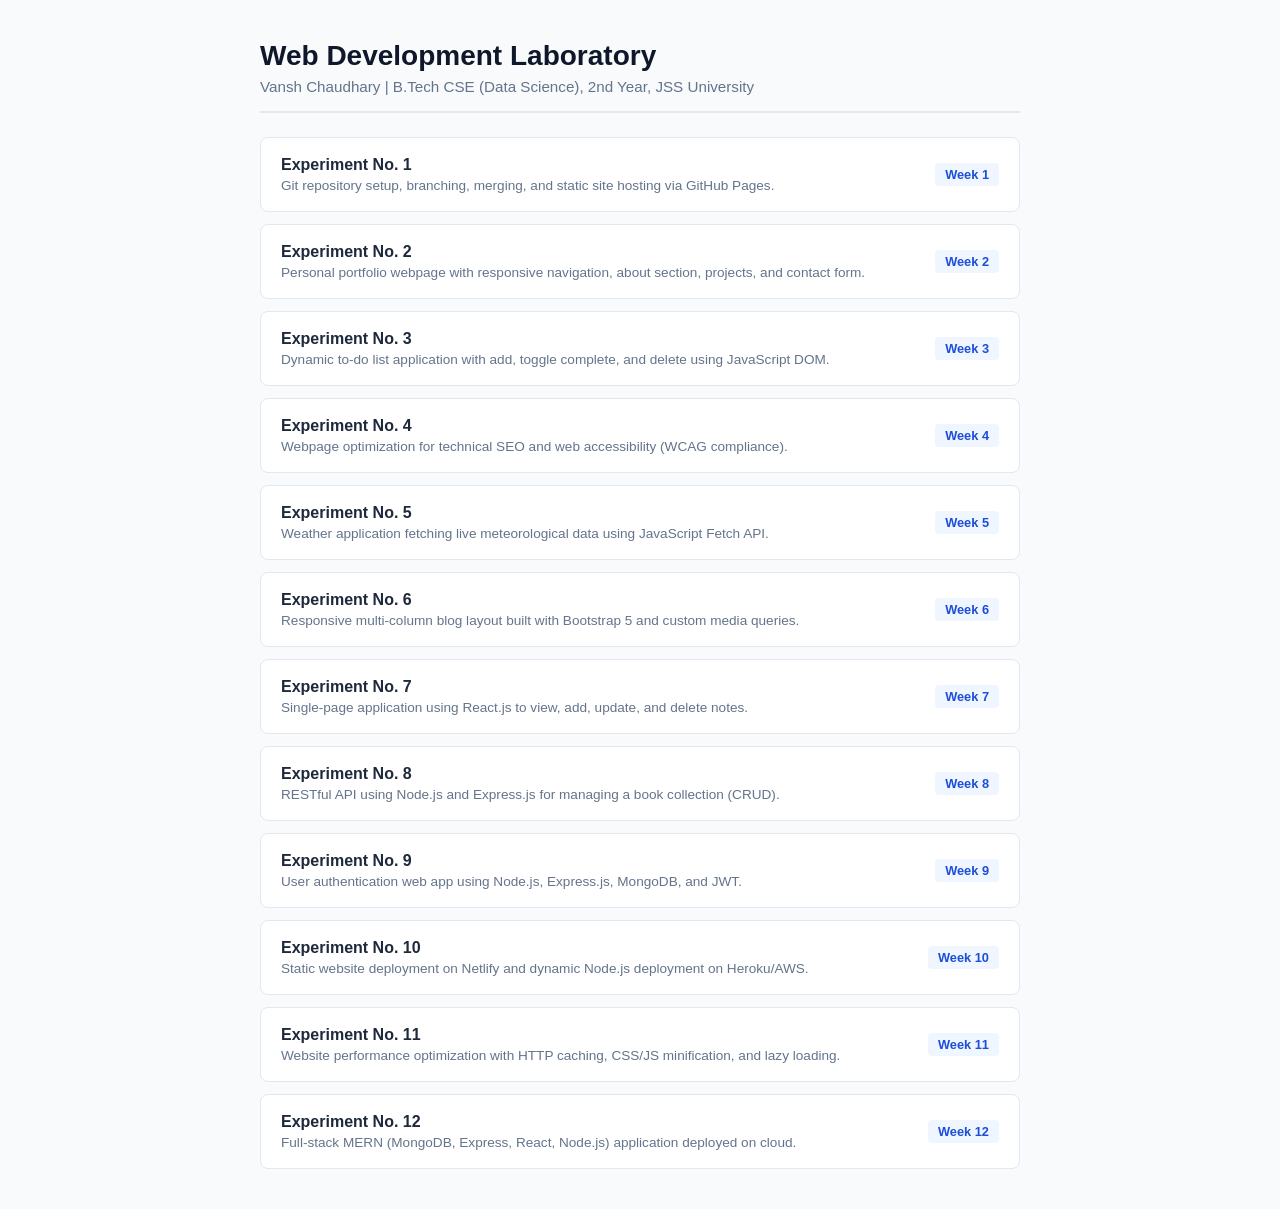
<file: index.html>
<!DOCTYPE html>
<html lang="en">
<head>
  <meta charset="UTF-8">
  <meta name="viewport" content="width=device-width, initial-scale=1.0">
  <title>Web Development Lab | Vansh Chaudhary</title>
  <style>
    body { font-family: -apple-system, BlinkMacSystemFont, "Segoe UI", Roboto, sans-serif; background: #f8fafc; color: #1e293b; margin: 0; padding: 40px 20px; }
    .container { max-width: 760px; margin: auto; }
    header { border-bottom: 2px solid #e2e8f0; padding-bottom: 16px; margin-bottom: 24px; }
    h1 { font-size: 1.75rem; margin: 0 0 6px 0; color: #0f172a; }
    .student-info { color: #64748b; font-size: 0.95rem; }
    .grid { display: flex; flex-direction: column; gap: 12px; }
    .card { background: #ffffff; border: 1px solid #e2e8f0; border-radius: 8px; padding: 18px 20px; display: flex; justify-content: space-between; align-items: center; text-decoration: none; color: inherit; }
    .card:hover { border-color: #2563eb; background: #fbfdff; }
    .exp-title { font-weight: 600; font-size: 1rem; color: #1e293b; }
    .exp-desc { font-size: 0.85rem; color: #64748b; margin-top: 4px; }
    .badge { font-size: 0.8rem; background: #eff6ff; color: #1d4ed8; padding: 4px 10px; border-radius: 4px; font-weight: 600; white-space: nowrap; }
  </style>
</head>
<body>
  <div class="container">
    <header>
      <h1>Web Development Laboratory</h1>
      <div class="student-info">Vansh Chaudhary | B.Tech CSE (Data Science), 2nd Year, JSS University</div>
    </header>
    <div class="grid">
      <a class="card" href="Experiment-1/index.html"><div><div class="exp-title">Experiment No. 1</div><div class="exp-desc">Git repository setup, branching, merging, and static site hosting via GitHub Pages.</div></div><span class="badge">Week 1</span></a>
      <a class="card" href="Experiment-2/index.html"><div><div class="exp-title">Experiment No. 2</div><div class="exp-desc">Personal portfolio webpage with responsive navigation, about section, projects, and contact form.</div></div><span class="badge">Week 2</span></a>
      <a class="card" href="Experiment-3/todo.html"><div><div class="exp-title">Experiment No. 3</div><div class="exp-desc">Dynamic to-do list application with add, toggle complete, and delete using JavaScript DOM.</div></div><span class="badge">Week 3</span></a>
      <a class="card" href="Experiment-4/optimized.html"><div><div class="exp-title">Experiment No. 4</div><div class="exp-desc">Webpage optimization for technical SEO and web accessibility (WCAG compliance).</div></div><span class="badge">Week 4</span></a>
      <a class="card" href="Experiment-5/weather.html"><div><div class="exp-title">Experiment No. 5</div><div class="exp-desc">Weather application fetching live meteorological data using JavaScript Fetch API.</div></div><span class="badge">Week 5</span></a>
      <a class="card" href="Experiment-6/blog.html"><div><div class="exp-title">Experiment No. 6</div><div class="exp-desc">Responsive multi-column blog layout built with Bootstrap 5 and custom media queries.</div></div><span class="badge">Week 6</span></a>
       <a class="card" href="Experiment-7/index.html"><div><div class="exp-title">Experiment No. 7</div><div class="exp-desc">Single-page application using React.js to view, add, update, and delete notes.</div></div><span class="badge">Week 7</span></a>
      <a class="card" href="Experiment-8/index.html"><div><div class="exp-title">Experiment No. 8</div><div class="exp-desc">RESTful API using Node.js and Express.js for managing a book collection (CRUD).</div></div><span class="badge">Week 8</span></a>
      <a class="card" href="Experiment-9/index.html"><div><div class="exp-title">Experiment No. 9</div><div class="exp-desc">User authentication web app using Node.js, Express.js, MongoDB, and JWT.</div></div><span class="badge">Week 9</span></a>
      <a class="card" href="Experiment-10/index.html"><div><div class="exp-title">Experiment No. 10</div><div class="exp-desc">Static website deployment on Netlify and dynamic Node.js deployment on Heroku/AWS.</div></div><span class="badge">Week 10</span></a>
      <a class="card" href="Experiment-11/index.html"><div><div class="exp-title">Experiment No. 11</div><div class="exp-desc">Website performance optimization with HTTP caching, CSS/JS minification, and lazy loading.</div></div><span class="badge">Week 11</span></a>
      <a class="card" href="Experiment-12/index.html"><div><div class="exp-title">Experiment No. 12</div><div class="exp-desc">Full-stack MERN (MongoDB, Express, React, Node.js) application deployed on cloud.</div></div><span class="badge">Week 12</span></a>
    </div>
  </div>
</body>
</html>
</file>
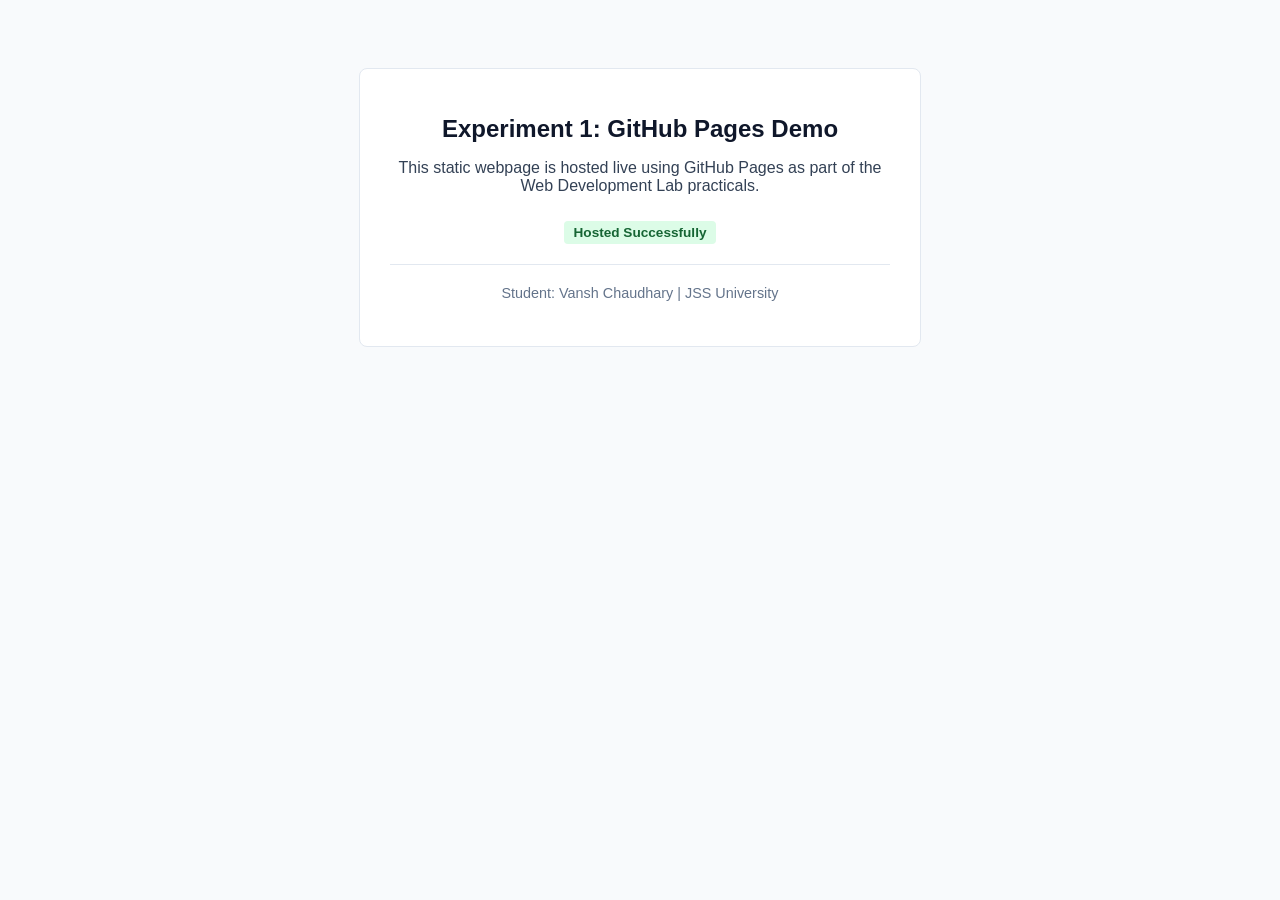
<file: Experiment-1/index.html>
<!DOCTYPE html>
<html lang="en">
<head>
  <meta charset="UTF-8">
  <meta name="viewport" content="width=device-width, initial-scale=1.0">
  <title>Experiment 1 - Static Site</title>
  <style>
    body { font-family: sans-serif; background: #f8fafc; color: #334155; padding: 60px 20px; text-align: center; }
    .box { background: white; max-width: 500px; margin: auto; padding: 30px; border-radius: 8px; border: 1px solid #e2e8f0; }
    h1 { color: #0f172a; font-size: 1.5rem; }
    .tag { display: inline-block; background: #dcfce7; color: #166534; padding: 4px 10px; border-radius: 4px; font-weight: 600; font-size: 0.85rem; margin-top: 10px; }
  </style>
</head>
<body>
  <div class="box">
    <h1>Experiment 1: GitHub Pages Demo</h1>
    <p>This static webpage is hosted live using GitHub Pages as part of the Web Development Lab practicals.</p>
    <div class="tag">Hosted Successfully</div>
    <hr style="margin: 20px 0; border: none; border-top: 1px solid #e2e8f0;">
    <p style="font-size: 0.9rem; color: #64748b;">Student: Vansh Chaudhary | JSS University</p>
  </div>
</body>
</html>
</file>
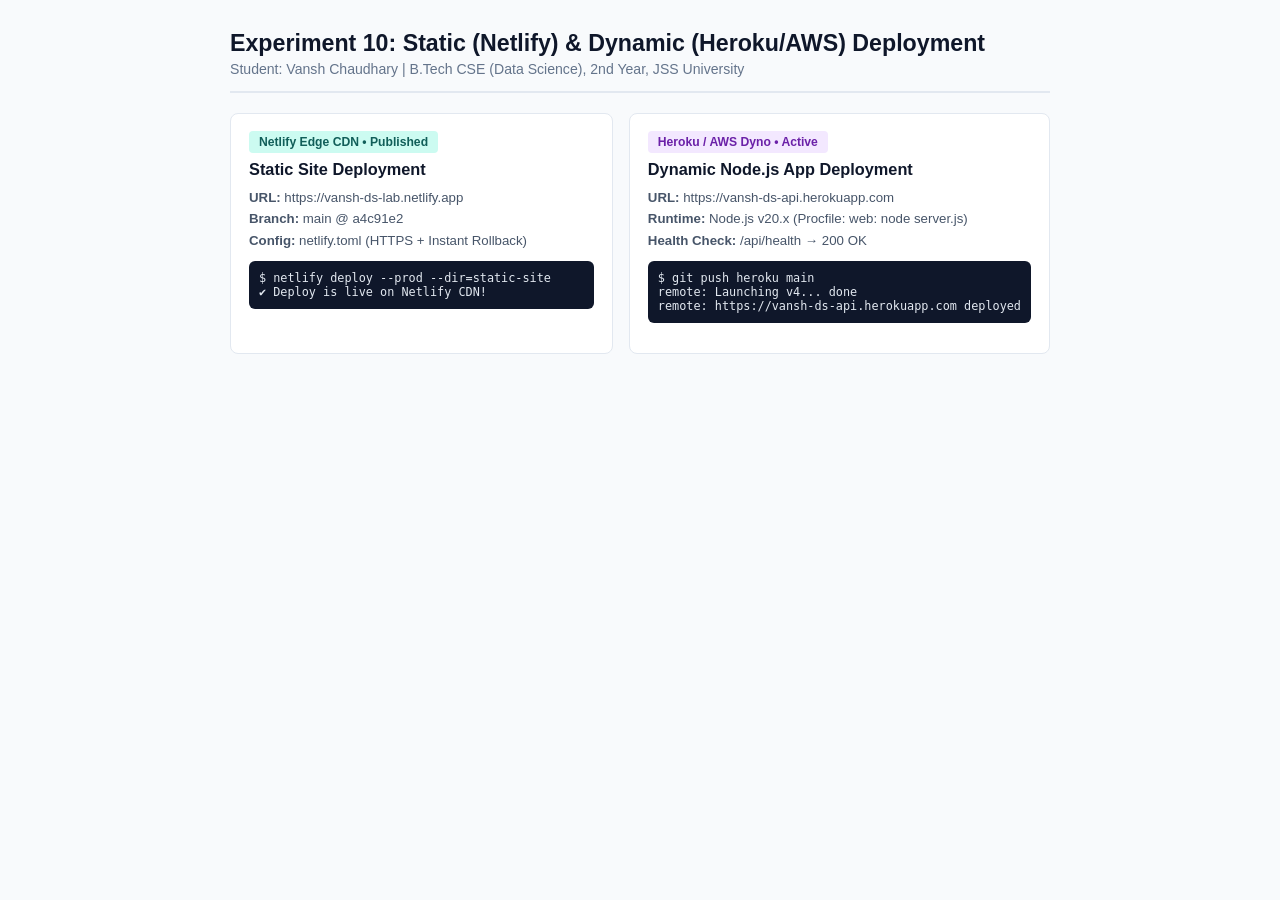
<file: Experiment-10/index.html>
<!DOCTYPE html>
<html lang="en">
<head>
  <meta charset="UTF-8">
  <meta name="viewport" content="width=device-width, initial-scale=1.0">
  <title>Experiment 10 - Netlify & Heroku/AWS Cloud Deployment</title>
  <style>
    body { font-family: -apple-system, BlinkMacSystemFont, "Segoe UI", sans-serif; background: #f8fafc; color: #1e293b; margin: 0; padding: 30px 20px; }
    .container { max-width: 820px; margin: auto; }
    header { display: flex; justify-content: space-between; align-items: center; border-bottom: 2px solid #e2e8f0; padding-bottom: 14px; margin-bottom: 20px; }
    h1 { font-size: 1.45rem; margin: 0; color: #0f172a; }
    .sub { font-size: 0.88rem; color: #64748b; margin-top: 4px; }
    .grid { display: grid; grid-template-columns: 1fr 1fr; gap: 16px; }
    .card { background: white; border: 1px solid #e2e8f0; border-radius: 8px; padding: 18px; }
    .badge-net { background: #ccfbf1; color: #115e59; padding: 4px 10px; border-radius: 4px; font-weight: 600; font-size: 0.76rem; }
    .badge-her { background: #f3e8ff; color: #6b21a8; padding: 4px 10px; border-radius: 4px; font-weight: 600; font-size: 0.76rem; }
    .card h3 { margin: 10px 0 8px 0; font-size: 1.02rem; color: #0f172a; }
    .meta { font-size: 0.83rem; color: #475569; line-height: 1.6; }
    pre { background: #0f172a; color: #e2e8f0; padding: 10px; border-radius: 6px; font-size: 0.74rem; margin-top: 10px; }
  </style>
</head>
<body>
  <div class="container">
    <header>
      <div>
        <h1>Experiment 10: Static (Netlify) & Dynamic (Heroku/AWS) Deployment</h1>
        <div class="sub">Student: Vansh Chaudhary | B.Tech CSE (Data Science), 2nd Year, JSS University</div>
      </div>
    </header>
    <div class="grid">
      <div class="card">
        <span class="badge-net">Netlify Edge CDN • Published</span>
        <h3>Static Site Deployment</h3>
        <div class="meta">
          <strong>URL:</strong> https://vansh-ds-lab.netlify.app<br>
          <strong>Branch:</strong> main @ a4c91e2<br>
          <strong>Config:</strong> netlify.toml (HTTPS + Instant Rollback)
        </div>
        <pre>$ netlify deploy --prod --dir=static-site
✔ Deploy is live on Netlify CDN!</pre>
      </div>
      <div class="card">
        <span class="badge-her">Heroku / AWS Dyno • Active</span>
        <h3>Dynamic Node.js App Deployment</h3>
        <div class="meta">
          <strong>URL:</strong> https://vansh-ds-api.herokuapp.com<br>
          <strong>Runtime:</strong> Node.js v20.x (Procfile: web: node server.js)<br>
          <strong>Health Check:</strong> /api/health → 200 OK
        </div>
        <pre>$ git push heroku main
remote: Launching v4... done
remote: https://vansh-ds-api.herokuapp.com deployed</pre>
      </div>
    </div>
  </div>
</body>
</html>
</file>
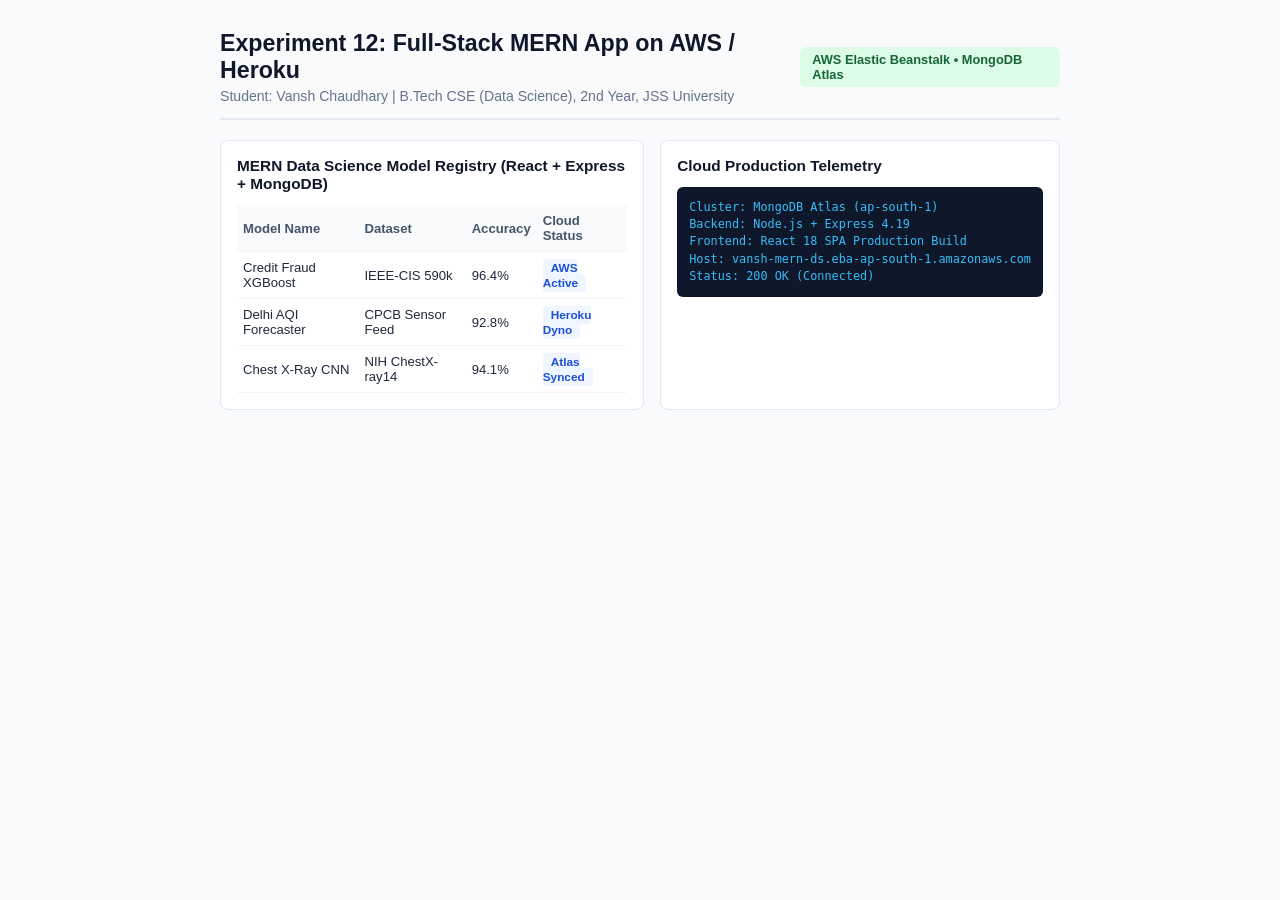
<file: Experiment-12/index.html>
<!DOCTYPE html>
<html lang="en">
<head>
  <meta charset="UTF-8">
  <meta name="viewport" content="width=device-width, initial-scale=1.0">
  <title>Experiment 12 - Full-Stack MERN Cloud Application</title>
  <style>
    body { font-family: -apple-system, BlinkMacSystemFont, "Segoe UI", sans-serif; background: #f8fafc; color: #1e293b; margin: 0; padding: 30px 20px; }
    .container { max-width: 840px; margin: auto; }
    header { display: flex; justify-content: space-between; align-items: center; border-bottom: 2px solid #e2e8f0; padding-bottom: 14px; margin-bottom: 20px; }
    h1 { font-size: 1.45rem; margin: 0; color: #0f172a; }
    .sub { font-size: 0.88rem; color: #64748b; margin-top: 4px; }
    .badge-cloud { background: #dcfce7; color: #166534; padding: 5px 12px; border-radius: 6px; font-weight: 600; font-size: 0.8rem; }
    .grid { display: grid; grid-template-columns: 1.45fr 1fr; gap: 16px; }
    .card { background: white; border: 1px solid #e2e8f0; border-radius: 8px; padding: 16px; }
    .card h3 { margin: 0 0 12px 0; font-size: 0.96rem; color: #0f172a; }
    table { width: 100%; border-collapse: collapse; font-size: 0.82rem; }
    th, td { text-align: left; padding: 8px 6px; border-bottom: 1px solid #f1f5f9; }
    th { background: #f8fafc; color: #475569; }
    .pill { background: #eff6ff; color: #1d4ed8; padding: 2px 8px; border-radius: 4px; font-weight: 600; font-size: 0.74rem; }
    pre { background: #0f172a; color: #38bdf8; padding: 12px; border-radius: 6px; font-size: 0.74rem; margin: 0; line-height: 1.45; }
  </style>
</head>
<body>
  <div class="container">
    <header>
      <div>
        <h1>Experiment 12: Full-Stack MERN App on AWS / Heroku</h1>
        <div class="sub">Student: Vansh Chaudhary | B.Tech CSE (Data Science), 2nd Year, JSS University</div>
      </div>
      <span class="badge-cloud">AWS Elastic Beanstalk • MongoDB Atlas</span>
    </header>
    <div class="grid">
      <div class="card">
        <h3>MERN Data Science Model Registry (React + Express + MongoDB)</h3>
        <table>
          <thead><tr><th>Model Name</th><th>Dataset</th><th>Accuracy</th><th>Cloud Status</th></tr></thead>
          <tbody>
            <tr><td>Credit Fraud XGBoost</td><td>IEEE-CIS 590k</td><td>96.4%</td><td><span class="pill">AWS Active</span></td></tr>
            <tr><td>Delhi AQI Forecaster</td><td>CPCB Sensor Feed</td><td>92.8%</td><td><span class="pill">Heroku Dyno</span></td></tr>
            <tr><td>Chest X-Ray CNN</td><td>NIH ChestX-ray14</td><td>94.1%</td><td><span class="pill">Atlas Synced</span></td></tr>
          </tbody>
        </table>
      </div>
      <div class="card">
        <h3>Cloud Production Telemetry</h3>
        <pre>Cluster: MongoDB Atlas (ap-south-1)
Backend: Node.js + Express 4.19
Frontend: React 18 SPA Production Build
Host: vansh-mern-ds.eba-ap-south-1.amazonaws.com
Status: 200 OK (Connected)</pre>
      </div>
    </div>
  </div>
</body>
</html>
</file>
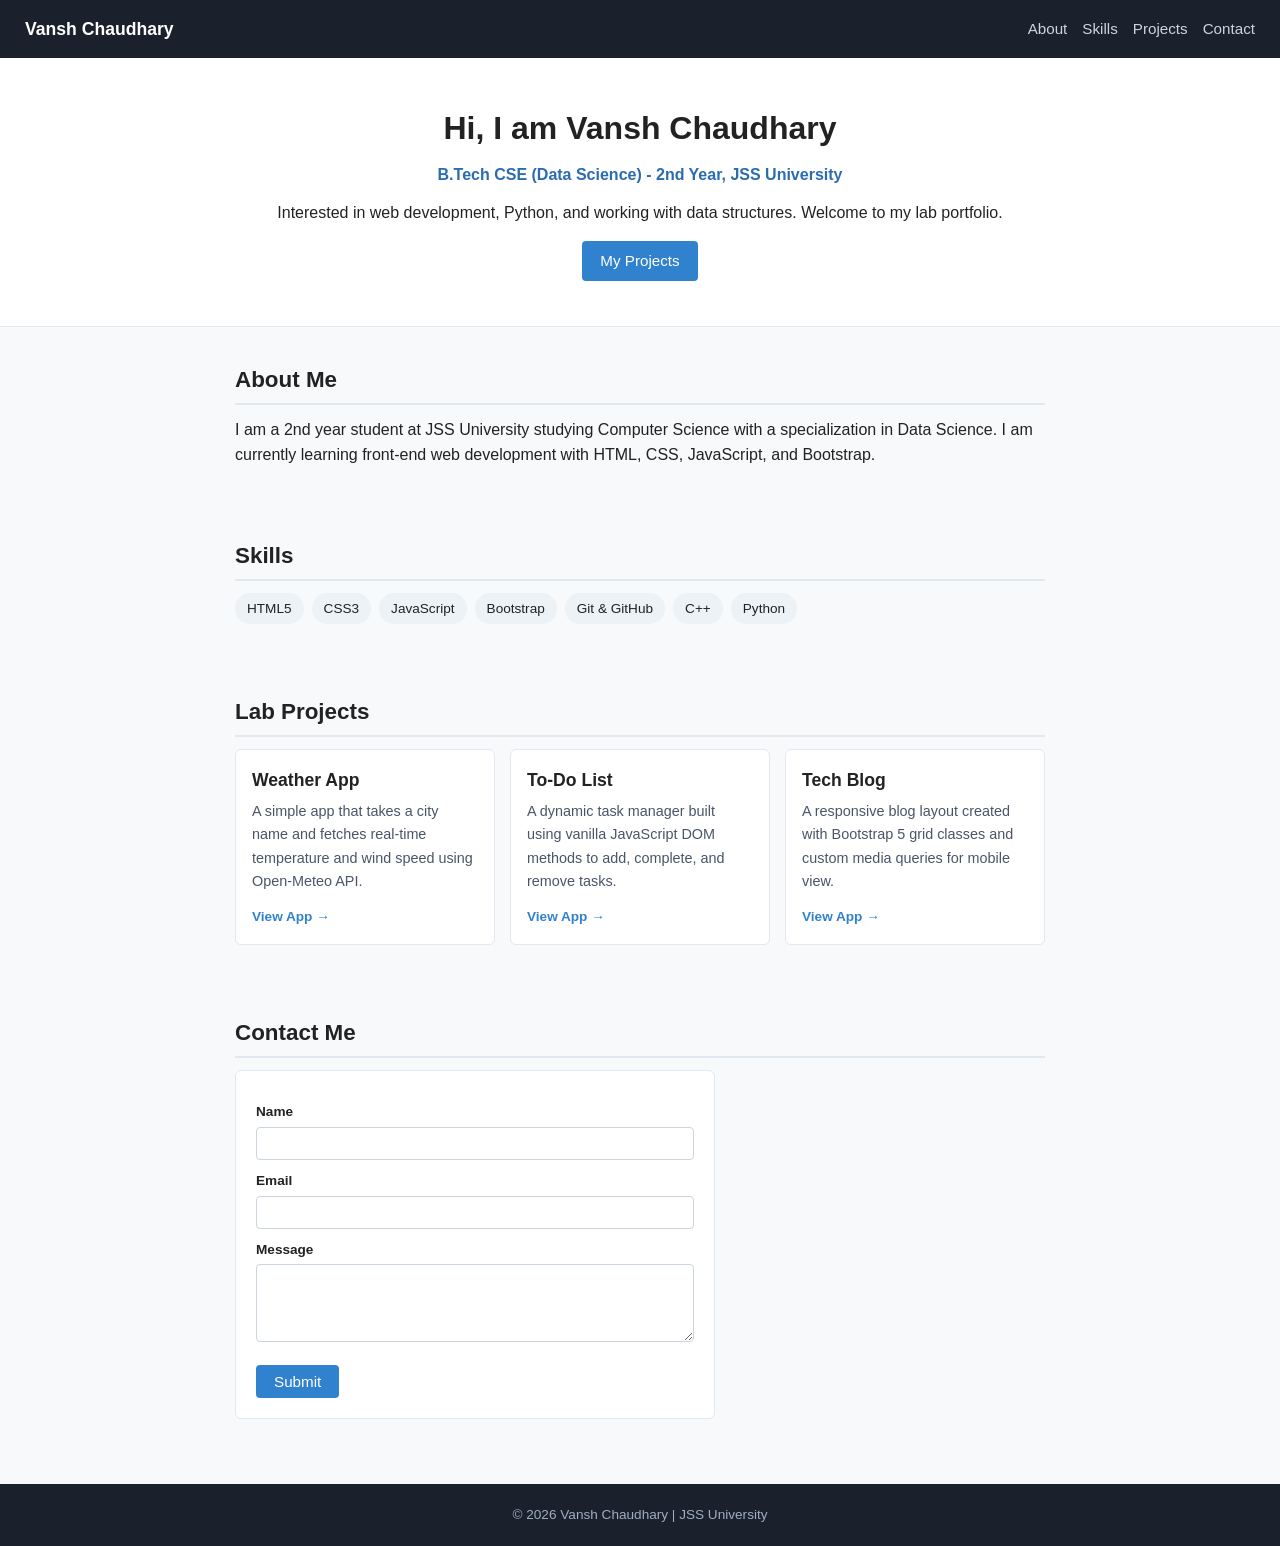
<file: Experiment-2/index.html>
<!DOCTYPE html>
<html lang="en">
<head>
  <meta charset="UTF-8">
  <meta name="viewport" content="width=device-width, initial-scale=1.0">
  <title>Vansh Chaudhary | Portfolio</title>
  <link rel="stylesheet" href="style.css">
</head>
<body>
  <header>
    <nav class="navbar">
      <div class="logo">Vansh Chaudhary</div>
      <ul class="nav-links">
        <li><a href="#about">About</a></li>
        <li><a href="#skills">Skills</a></li>
        <li><a href="#projects">Projects</a></li>
        <li><a href="#contact">Contact</a></li>
      </ul>
    </nav>
  </header>

  <section class="hero">
    <h1>Hi, I am Vansh Chaudhary</h1>
    <p class="subtitle">B.Tech CSE (Data Science) - 2nd Year, JSS University</p>
    <p>Interested in web development, Python, and working with data structures. Welcome to my lab portfolio.</p>
    <a href="#projects" class="btn">My Projects</a>
  </section>

  <section id="about" class="container">
    <h2>About Me</h2>
    <p>I am a 2nd year student at JSS University studying Computer Science with a specialization in Data Science. I am currently learning front-end web development with HTML, CSS, JavaScript, and Bootstrap.</p>
  </section>

  <section id="skills" class="container">
    <h2>Skills</h2>
    <div class="skills-box">
      <span>HTML5</span>
      <span>CSS3</span>
      <span>JavaScript</span>
      <span>Bootstrap</span>
      <span>Git & GitHub</span>
      <span>C++</span>
      <span>Python</span>
    </div>
  </section>

  <section id="projects" class="container">
    <h2>Lab Projects</h2>
    <div class="project-list">
      <div class="card">
        <h3>Weather App</h3>
        <p>A simple app that takes a city name and fetches real-time temperature and wind speed using Open-Meteo API.</p>
        <a href="../Experiment-5/weather.html">View App &rarr;</a>
      </div>

      <div class="card">
        <h3>To-Do List</h3>
        <p>A dynamic task manager built using vanilla JavaScript DOM methods to add, complete, and remove tasks.</p>
        <a href="../Experiment-3/todo.html">View App &rarr;</a>
      </div>

      <div class="card">
        <h3>Tech Blog</h3>
        <p>A responsive blog layout created with Bootstrap 5 grid classes and custom media queries for mobile view.</p>
        <a href="../Experiment-6/blog.html">View App &rarr;</a>
      </div>
    </div>
  </section>

  <section id="contact" class="container">
    <h2>Contact Me</h2>
    <form class="contact-form" onsubmit="event.preventDefault(); alert('Message submitted!');">
      <label for="name">Name</label>
      <input type="text" id="name" required>

      <label for="email">Email</label>
      <input type="email" id="email" required>

      <label for="msg">Message</label>
      <textarea id="msg" rows="4" required></textarea>

      <button type="submit" class="btn">Submit</button>
    </form>
  </section>

  <footer>
    <p>&copy; 2026 Vansh Chaudhary | JSS University</p>
  </footer>
</body>
</html>
</file>
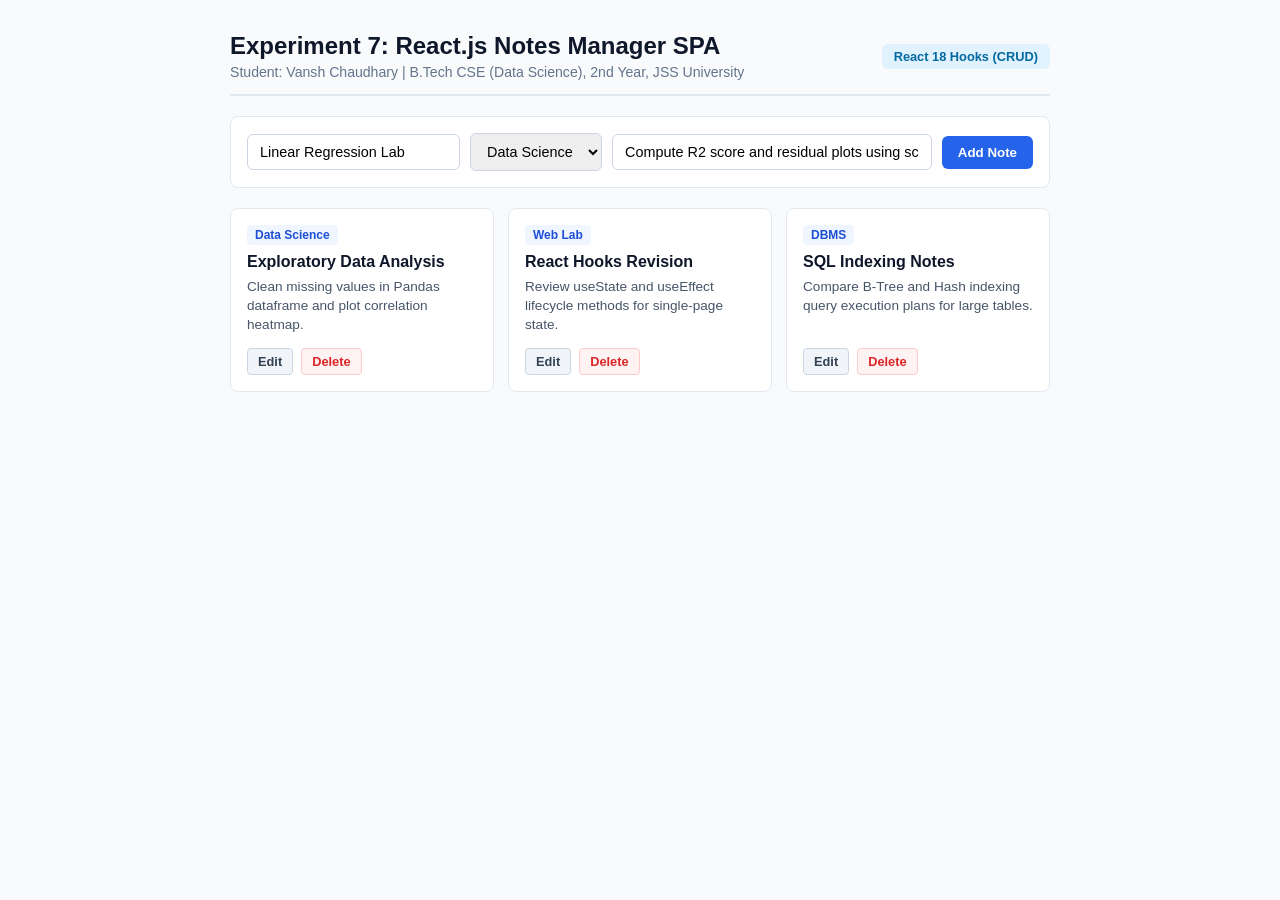
<file: Experiment-7/index.html>
<!DOCTYPE html>
<html lang="en">
<head>
  <meta charset="UTF-8">
  <meta name="viewport" content="width=device-width, initial-scale=1.0">
  <title>Experiment 7 - React Notes SPA</title>
  <style>
    body { font-family: -apple-system, BlinkMacSystemFont, "Segoe UI", sans-serif; background: #f8fafc; color: #1e293b; margin: 0; padding: 32px 20px; }
    .container { max-width: 820px; margin: auto; }
    header { display: flex; justify-content: space-between; align-items: center; border-bottom: 2px solid #e2e8f0; padding-bottom: 14px; margin-bottom: 20px; }
    h1 { font-size: 1.5rem; margin: 0; color: #0f172a; }
    .sub { font-size: 0.88rem; color: #64748b; margin-top: 4px; }
    .tag-react { background: #e0f2fe; color: #0369a1; font-weight: 600; font-size: 0.8rem; padding: 5px 12px; border-radius: 6px; }
    .form-box { background: #ffffff; border: 1px solid #e2e8f0; border-radius: 8px; padding: 16px; margin-bottom: 20px; display: grid; grid-template-columns: 2fr 1fr 3fr auto; gap: 10px; align-items: center; }
    input, select { padding: 9px 12px; border: 1px solid #cbd5e1; border-radius: 6px; font-size: 0.9rem; }
    .btn-primary { background: #2563eb; color: white; border: none; padding: 9px 16px; border-radius: 6px; font-weight: 600; cursor: pointer; }
    .grid { display: grid; grid-template-columns: repeat(3, 1fr); gap: 14px; }
    .card { background: white; border: 1px solid #e2e8f0; border-radius: 8px; padding: 16px; display: flex; flex-direction: column; justify-content: space-between; }
    .badge { display: inline-block; background: #eff6ff; color: #1d4ed8; font-size: 0.75rem; font-weight: 600; padding: 3px 8px; border-radius: 4px; margin-bottom: 8px; width: fit-content; }
    .card h3 { margin: 0 0 6px 0; font-size: 1rem; color: #0f172a; }
    .card p { margin: 0 0 14px 0; font-size: 0.85rem; color: #475569; line-height: 1.4; }
    .actions { display: flex; gap: 8px; }
    .btn-edit { background: #f1f5f9; color: #334155; border: 1px solid #cbd5e1; padding: 5px 10px; border-radius: 4px; font-size: 0.8rem; font-weight: 600; }
    .btn-del { background: #fef2f2; color: #dc2626; border: 1px solid #fecaca; padding: 5px 10px; border-radius: 4px; font-size: 0.8rem; font-weight: 600; }
  </style>
</head>
<body>
  <div class="container">
    <header>
      <div>
        <h1>Experiment 7: React.js Notes Manager SPA</h1>
        <div class="sub">Student: Vansh Chaudhary | B.Tech CSE (Data Science), 2nd Year, JSS University</div>
      </div>
      <span class="tag-react">React 18 Hooks (CRUD)</span>
    </header>
    <div class="form-box">
      <input type="text" value="Linear Regression Lab" placeholder="Note Title">
      <select><option>Data Science</option></select>
      <input type="text" value="Compute R2 score and residual plots using scikit-learn." placeholder="Note Content">
      <button class="btn-primary">Add Note</button>
    </div>
    <div class="grid">
      <div class="card">
        <div>
          <span class="badge">Data Science</span>
          <h3>Exploratory Data Analysis</h3>
          <p>Clean missing values in Pandas dataframe and plot correlation heatmap.</p>
        </div>
        <div class="actions"><button class="btn-edit">Edit</button><button class="btn-del">Delete</button></div>
      </div>
      <div class="card">
        <div>
          <span class="badge">Web Lab</span>
          <h3>React Hooks Revision</h3>
          <p>Review useState and useEffect lifecycle methods for single-page state.</p>
        </div>
        <div class="actions"><button class="btn-edit">Edit</button><button class="btn-del">Delete</button></div>
      </div>
      <div class="card">
        <div>
          <span class="badge">DBMS</span>
          <h3>SQL Indexing Notes</h3>
          <p>Compare B-Tree and Hash indexing query execution plans for large tables.</p>
        </div>
        <div class="actions"><button class="btn-edit">Edit</button><button class="btn-del">Delete</button></div>
      </div>
    </div>
  </div>
</body>
</html>
</file>
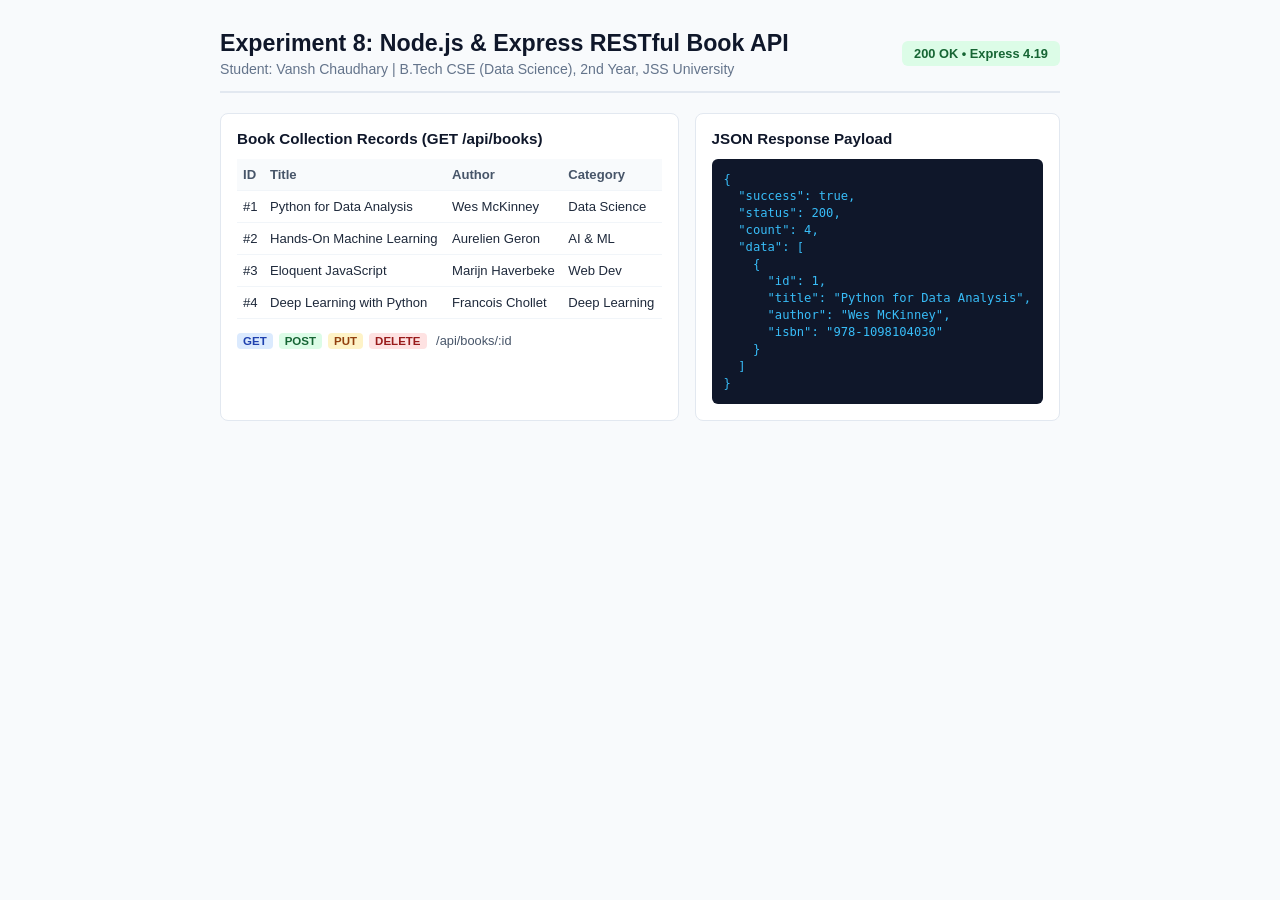
<file: Experiment-8/index.html>
<!DOCTYPE html>
<html lang="en">
<head>
  <meta charset="UTF-8">
  <meta name="viewport" content="width=device-width, initial-scale=1.0">
  <title>Experiment 8 - Node.js & Express Book API</title>
  <style>
    body { font-family: -apple-system, BlinkMacSystemFont, "Segoe UI", sans-serif; background: #f8fafc; color: #1e293b; margin: 0; padding: 30px 20px; }
    .container { max-width: 840px; margin: auto; }
    header { display: flex; justify-content: space-between; align-items: center; border-bottom: 2px solid #e2e8f0; padding-bottom: 14px; margin-bottom: 20px; }
    h1 { font-size: 1.45rem; margin: 0; color: #0f172a; }
    .sub { font-size: 0.88rem; color: #64748b; margin-top: 4px; }
    .badge-api { background: #dcfce7; color: #166534; padding: 5px 12px; border-radius: 6px; font-weight: 600; font-size: 0.8rem; }
    .layout { display: grid; grid-template-columns: 1.35fr 1fr; gap: 16px; }
    .panel { background: white; border: 1px solid #e2e8f0; border-radius: 8px; padding: 16px; }
    .panel h3 { margin: 0 0 12px 0; font-size: 0.95rem; color: #0f172a; }
    table { width: 100%; border-collapse: collapse; font-size: 0.82rem; }
    th, td { text-align: left; padding: 8px 6px; border-bottom: 1px solid #f1f5f9; }
    th { color: #475569; font-weight: 600; background: #f8fafc; }
    .method { display: inline-block; padding: 2px 6px; border-radius: 4px; font-weight: 700; font-size: 0.72rem; margin-right: 6px; }
    .get { background: #dbeafe; color: #1e40af; }
    .post { background: #dcfce7; color: #166534; }
    .put { background: #fef3c7; color: #92400e; }
    .del { background: #fee2e2; color: #991b1b; }
    pre { background: #0f172a; color: #38bdf8; padding: 12px; border-radius: 6px; font-size: 0.76rem; margin: 0; overflow-x: auto; line-height: 1.4; }
  </style>
</head>
<body>
  <div class="container">
    <header>
      <div>
        <h1>Experiment 8: Node.js & Express RESTful Book API</h1>
        <div class="sub">Student: Vansh Chaudhary | B.Tech CSE (Data Science), 2nd Year, JSS University</div>
      </div>
      <span class="badge-api">200 OK • Express 4.19</span>
    </header>
    <div class="layout">
      <div class="panel">
        <h3>Book Collection Records (GET /api/books)</h3>
        <table>
          <thead><tr><th>ID</th><th>Title</th><th>Author</th><th>Category</th></tr></thead>
          <tbody>
            <tr><td>#1</td><td>Python for Data Analysis</td><td>Wes McKinney</td><td>Data Science</td></tr>
            <tr><td>#2</td><td>Hands-On Machine Learning</td><td>Aurelien Geron</td><td>AI & ML</td></tr>
            <tr><td>#3</td><td>Eloquent JavaScript</td><td>Marijn Haverbeke</td><td>Web Dev</td></tr>
            <tr><td>#4</td><td>Deep Learning with Python</td><td>Francois Chollet</td><td>Deep Learning</td></tr>
          </tbody>
        </table>
        <div style="margin-top: 14px; font-size: 0.8rem; color: #475569;">
          <span class="method get">GET</span><span class="method post">POST</span><span class="method put">PUT</span><span class="method del">DELETE</span> /api/books/:id
        </div>
      </div>
      <div class="panel">
        <h3>JSON Response Payload</h3>
        <pre>{
  "success": true,
  "status": 200,
  "count": 4,
  "data": [
    {
      "id": 1,
      "title": "Python for Data Analysis",
      "author": "Wes McKinney",
      "isbn": "978-1098104030"
    }
  ]
}</pre>
      </div>
    </div>
  </div>
</body>
</html>
</file>
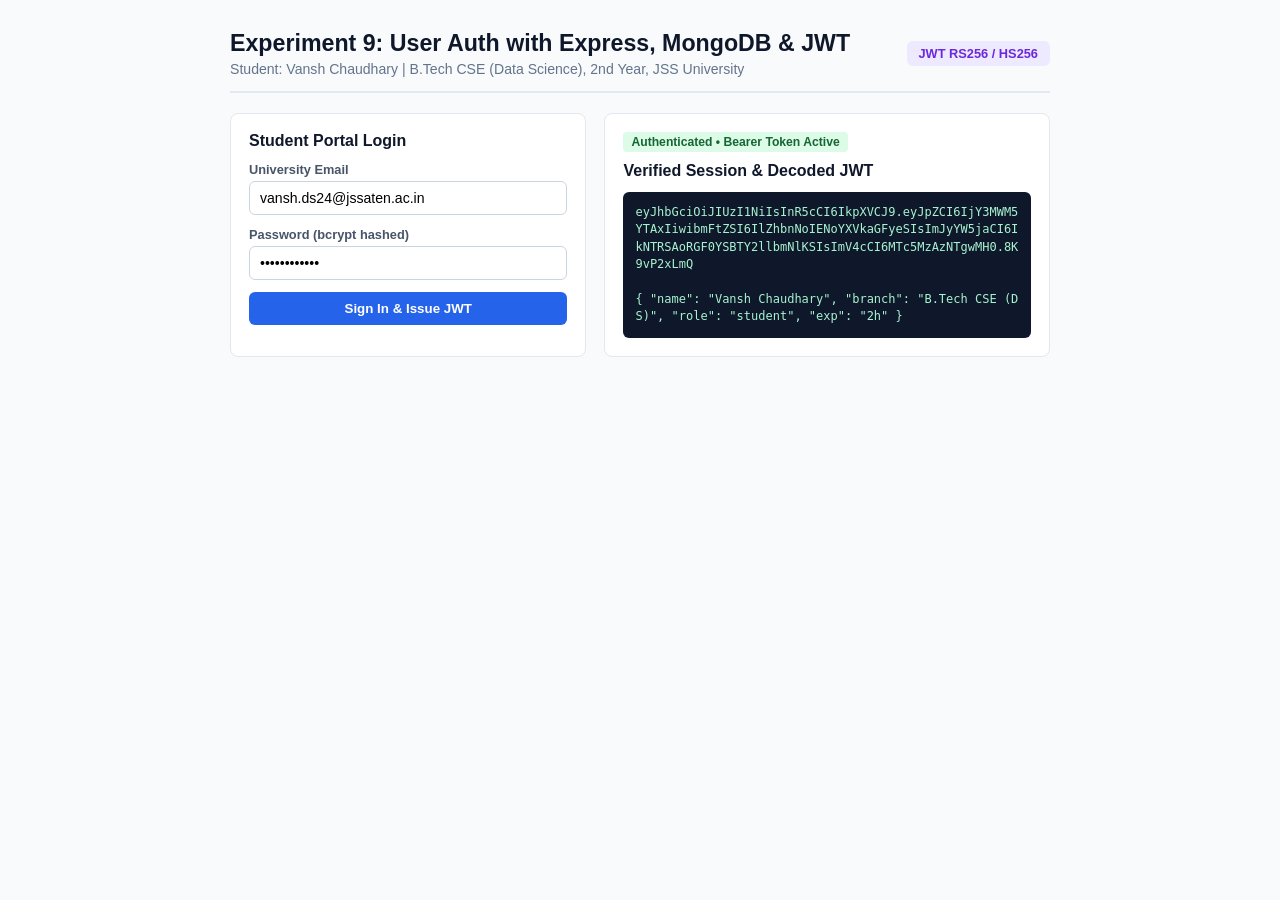
<file: Experiment-9/index.html>
<!DOCTYPE html>
<html lang="en">
<head>
  <meta charset="UTF-8">
  <meta name="viewport" content="width=device-width, initial-scale=1.0">
  <title>Experiment 9 - MongoDB & JWT Authentication</title>
  <style>
    body { font-family: -apple-system, BlinkMacSystemFont, "Segoe UI", sans-serif; background: #f8fafc; color: #1e293b; margin: 0; padding: 30px 20px; }
    .container { max-width: 820px; margin: auto; }
    header { display: flex; justify-content: space-between; align-items: center; border-bottom: 2px solid #e2e8f0; padding-bottom: 14px; margin-bottom: 20px; }
    h1 { font-size: 1.45rem; margin: 0; color: #0f172a; }
    .sub { font-size: 0.88rem; color: #64748b; margin-top: 4px; }
    .badge-jwt { background: #ede9fe; color: #6d28d9; padding: 5px 12px; border-radius: 6px; font-weight: 600; font-size: 0.8rem; }
    .grid { display: grid; grid-template-columns: 1fr 1.25fr; gap: 18px; }
    .card { background: white; border: 1px solid #e2e8f0; border-radius: 8px; padding: 18px; }
    .card h3 { margin: 0 0 12px 0; font-size: 1rem; color: #0f172a; }
    label { display: block; font-size: 0.8rem; font-weight: 600; color: #475569; margin-bottom: 4px; }
    input { width: 100%; box-sizing: border-box; padding: 8px 10px; border: 1px solid #cbd5e1; border-radius: 6px; margin-bottom: 12px; font-size: 0.88rem; }
    .btn { width: 100%; background: #2563eb; color: white; border: none; padding: 9px; border-radius: 6px; font-weight: 600; }
    .token-box { background: #0f172a; color: #a7f3d0; padding: 12px; border-radius: 6px; font-family: monospace; font-size: 0.75rem; word-break: break-all; line-height: 1.45; }
    .status-ok { display: inline-block; background: #dcfce7; color: #166534; font-size: 0.76rem; font-weight: 600; padding: 3px 8px; border-radius: 4px; margin-bottom: 10px; }
  </style>
</head>
<body>
  <div class="container">
    <header>
      <div>
        <h1>Experiment 9: User Auth with Express, MongoDB & JWT</h1>
        <div class="sub">Student: Vansh Chaudhary | B.Tech CSE (Data Science), 2nd Year, JSS University</div>
      </div>
      <span class="badge-jwt">JWT RS256 / HS256</span>
    </header>
    <div class="grid">
      <div class="card">
        <h3>Student Portal Login</h3>
        <label>University Email</label>
        <input type="email" value="vansh.ds24@jssaten.ac.in" readonly>
        <label>Password (bcrypt hashed)</label>
        <input type="password" value="••••••••••••" readonly>
        <button class="btn">Sign In & Issue JWT</button>
      </div>
      <div class="card">
        <span class="status-ok">Authenticated • Bearer Token Active</span>
        <h3>Verified Session & Decoded JWT</h3>
        <div class="token-box">
          eyJhbGciOiJIUzI1NiIsInR5cCI6IkpXVCJ9.eyJpZCI6IjY3MWM5YTAxIiwibmFtZSI6IlZhbnNoIENoYXVkaGFyeSIsImJyYW5jaCI6IkNTRSAoRGF0YSBTY2llbmNlKSIsImV4cCI6MTc5MzAzNTgwMH0.8K9vP2xLmQ
          <br><br>
          { "name": "Vansh Chaudhary", "branch": "B.Tech CSE (DS)", "role": "student", "exp": "2h" }
        </div>
      </div>
    </div>
  </div>
</body>
</html>
</file>
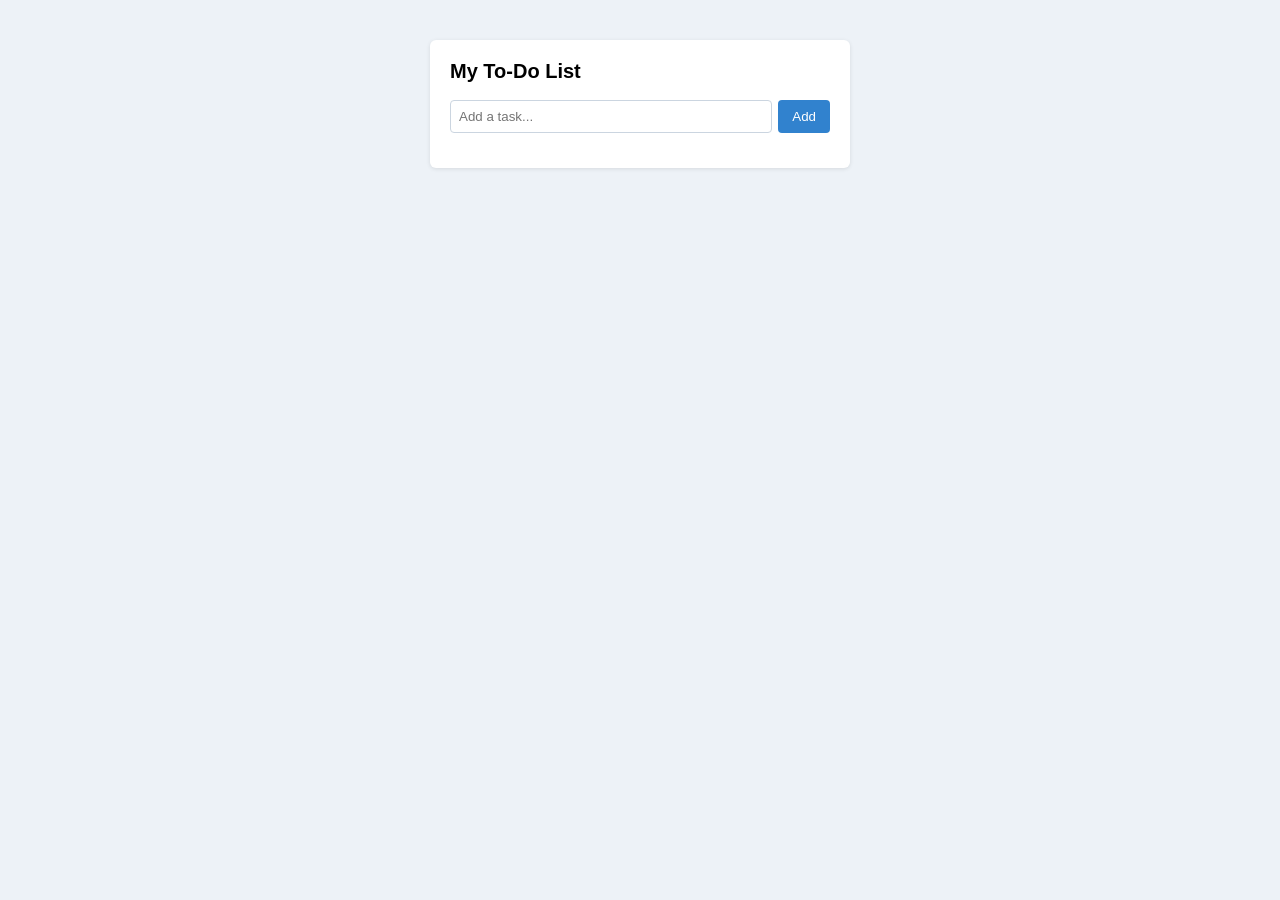
<file: Experiment-3/todo.html>
<!DOCTYPE html>
<html lang="en">
<head>
  <meta charset="UTF-8">
  <meta name="viewport" content="width=device-width, initial-scale=1.0">
  <title>To-Do List</title>
  <style>
    body { font-family: Arial, sans-serif; background: #edf2f7; display: flex; justify-content: center; padding: 40px 15px; margin: 0; }
    .todo-app { background: #fff; width: 100%; max-width: 380px; padding: 20px; border-radius: 6px; box-shadow: 0 1px 4px rgba(0,0,0,0.1); }
    h2 { font-size: 1.25rem; margin-top: 0; }
    .input-row { display: flex; gap: 6px; margin-bottom: 15px; }
    input[type="text"] { flex: 1; padding: 8px; border: 1px solid #cbd5e0; border-radius: 4px; }
    button.add-btn { background: #3182ce; color: white; border: none; padding: 8px 14px; border-radius: 4px; cursor: pointer; }
    ul { list-style: none; padding: 0; margin: 0; }
    li { display: flex; justify-content: space-between; align-items: center; padding: 8px 6px; border-bottom: 1px solid #edf2f7; cursor: pointer; }
    li.done span { text-decoration: line-through; color: #a0aec0; }
    .del-btn { background: #e53e3e; color: white; border: none; padding: 3px 7px; border-radius: 3px; cursor: pointer; font-size: 0.75rem; }
  </style>
</head>
<body>
  <div class="todo-app">
    <h2>My To-Do List</h2>
    <div class="input-row">
      <input type="text" id="taskInput" placeholder="Add a task...">
      <button class="add-btn" id="addBtn">Add</button>
    </div>
    <ul id="taskList"></ul>
  </div>

  <script>
    const taskInput = document.getElementById("taskInput");
    const addBtn = document.getElementById("addBtn");
    const taskList = document.getElementById("taskList");

    function addTask() {
      const text = taskInput.value.trim();
      if (!text) return;

      const li = document.createElement("li");
      const span = document.createElement("span");
      span.textContent = text;

      li.addEventListener("click", function() {
        li.classList.toggle("done");
      });

      const delBtn = document.createElement("button");
      delBtn.textContent = "Delete";
      delBtn.className = "del-btn";
      delBtn.addEventListener("click", function(e) {
        e.stopPropagation();
        li.remove();
      });

      li.appendChild(span);
      li.appendChild(delBtn);
      taskList.appendChild(li);

      taskInput.value = "";
      taskInput.focus();
    }

    addBtn.addEventListener("click", addTask);
    taskInput.addEventListener("keydown", function(e) {
      if (e.key === "Enter") addTask();
    });
  </script>
</body>
</html>
</file>
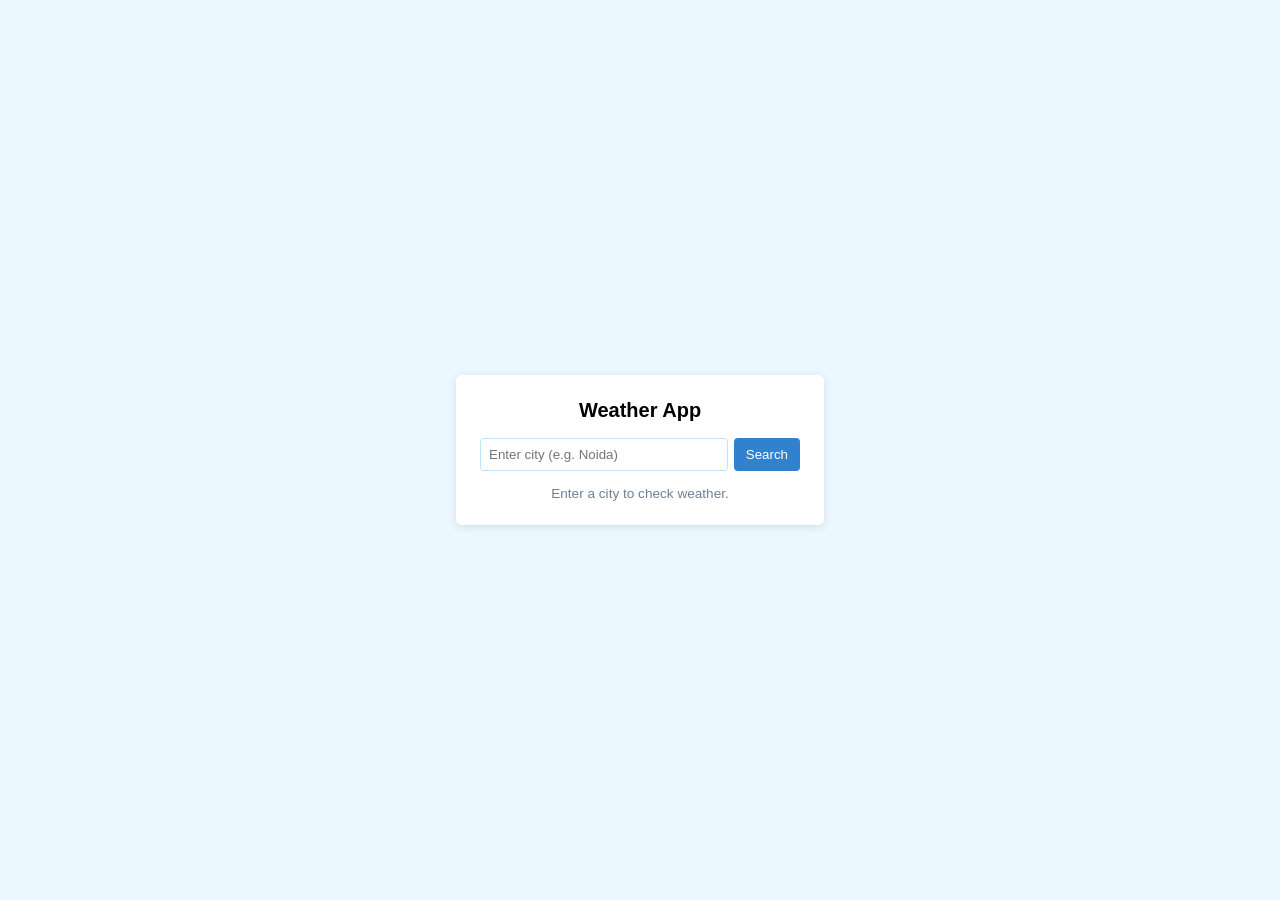
<file: Experiment-5/weather.html>
<!DOCTYPE html>
<html lang="en">
<head>
  <meta charset="UTF-8">
  <meta name="viewport" content="width=device-width, initial-scale=1.0">
  <title>Weather App</title>
  <style>
    body { font-family: Arial, sans-serif; background: #ebf8ff; display: flex; justify-content: center; align-items: center; min-height: 100vh; margin: 0; }
    .box { background: white; padding: 24px; border-radius: 6px; width: 100%; max-width: 320px; box-shadow: 0 2px 8px rgba(0,0,0,0.1); text-align: center; }
    h2 { margin-top: 0; font-size: 1.25rem; }
    .search-row { display: flex; gap: 6px; margin-bottom: 15px; }
    input { flex: 1; padding: 8px; border: 1px solid #bee3f8; border-radius: 4px; }
    button { background: #3182ce; color: white; border: none; padding: 8px 12px; border-radius: 4px; cursor: pointer; }
    .res { margin-top: 15px; display: none; }
    .temp { font-size: 2rem; font-weight: bold; color: #2b6cb0; margin: 6px 0; }
    .info { font-size: 0.85rem; color: #718096; }
    .msg { font-size: 0.85rem; color: #718096; margin-top: 10px; }
  </style>
</head>
<body>
  <div class="box">
    <h2>Weather App</h2>
    <div class="search-row">
      <input type="text" id="cityInput" placeholder="Enter city (e.g. Noida)">
      <button id="searchBtn">Search</button>
    </div>
    <div id="msg" class="msg">Enter a city to check weather.</div>
    <div id="res" class="res">
      <div id="loc" style="font-weight: bold;"></div>
      <div id="temp" class="temp"></div>
      <div id="wind" class="info"></div>
    </div>
  </div>

  <script>
    const searchBtn = document.getElementById("searchBtn");
    const cityInput = document.getElementById("cityInput");
    const msg = document.getElementById("msg");
    const res = document.getElementById("res");

    async function getWeather() {
      const city = cityInput.value.trim();
      if (!city) {
        msg.textContent = "Please enter a city name.";
        return;
      }

      msg.textContent = "Loading...";
      res.style.display = "none";

      try {
        const geoUrl = `https://geocoding-api.open-meteo.com/v1/search?name=${encodeURIComponent(city)}&count=1&language=en&format=json`;
        const geoRes = await fetch(geoUrl);
        const geoData = await geoRes.json();

        if (!geoData.results || geoData.results.length === 0) {
          msg.textContent = "City not found.";
          return;
        }

        const { latitude, longitude, name, country } = geoData.results[0];
        const weatherUrl = `https://api.open-meteo.com/v1/forecast?latitude=${latitude}&longitude=${longitude}&current_weather=true`;
        const weatherRes = await fetch(weatherUrl);
        const data = await weatherRes.json();

        msg.textContent = "";
        document.getElementById("loc").textContent = `${name}, ${country}`;
        document.getElementById("temp").textContent = `${data.current_weather.temperature} °C`;
        document.getElementById("wind").textContent = `Wind: ${data.current_weather.windspeed} km/h`;
        res.style.display = "block";

      } catch (err) {
        msg.textContent = "Error fetching weather.";
      }
    }

    searchBtn.addEventListener("click", getWeather);
    cityInput.addEventListener("keydown", function(e) {
      if (e.key === "Enter") getWeather();
    });
  </script>
</body>
</html>
</file>
<file: Experiment-2/style.css>
* {
  margin: 0;
  padding: 0;
  box-sizing: border-box;
}

body {
  font-family: Arial, sans-serif;
  color: #222;
  background-color: #f7f9fa;
  line-height: 1.6;
}

.container {
  max-width: 850px;
  margin: 0 auto;
  padding: 35px 20px;
}

/* Navbar */
.navbar {
  display: flex;
  justify-content: space-between;
  align-items: center;
  background: #1a202c;
  padding: 15px 25px;
}

.navbar .logo {
  color: #fff;
  font-weight: bold;
  font-size: 1.1rem;
}

.nav-links {
  list-style: none;
  display: flex;
  gap: 15px;
}

.nav-links a {
  color: #cbd5e0;
  text-decoration: none;
  font-size: 0.95rem;
}

.nav-links a:hover {
  color: #fff;
}

/* Hero */
.hero {
  background: #fff;
  border-bottom: 1px solid #e2e8f0;
  padding: 45px 20px;
  text-align: center;
}

.hero h1 {
  font-size: 2rem;
  margin-bottom: 8px;
}

.subtitle {
  color: #2b6cb0;
  font-weight: 600;
  margin-bottom: 12px;
}

.btn {
  display: inline-block;
  background: #3182ce;
  color: #fff;
  padding: 8px 18px;
  text-decoration: none;
  border-radius: 4px;
  border: none;
  cursor: pointer;
  margin-top: 15px;
  font-size: 0.95rem;
}

.btn:hover {
  background: #2b6cb0;
}

h2 {
  font-size: 1.4rem;
  margin-bottom: 12px;
  border-bottom: 2px solid #e2e8f0;
  padding-bottom: 5px;
}

/* Skills */
.skills-box {
  display: flex;
  flex-wrap: wrap;
  gap: 8px;
}

.skills-box span {
  background: #edf2f7;
  padding: 5px 12px;
  border-radius: 15px;
  font-size: 0.85rem;
}

/* Projects */
.project-list {
  display: grid;
  grid-template-columns: repeat(auto-fit, minmax(240px, 1fr));
  gap: 15px;
}

.card {
  background: #fff;
  border: 1px solid #e2e8f0;
  border-radius: 6px;
  padding: 16px;
}

.card h3 {
  font-size: 1.1rem;
  margin-bottom: 6px;
}

.card p {
  font-size: 0.9rem;
  color: #4a5568;
  margin-bottom: 10px;
}

.card a {
  color: #3182ce;
  text-decoration: none;
  font-weight: 600;
  font-size: 0.85rem;
}

/* Form */
.contact-form {
  background: #fff;
  border: 1px solid #e2e8f0;
  padding: 20px;
  border-radius: 6px;
  max-width: 480px;
}

.contact-form label {
  display: block;
  font-size: 0.85rem;
  font-weight: bold;
  margin-top: 10px;
}

.contact-form input,
.contact-form textarea {
  width: 100%;
  padding: 8px;
  margin-top: 4px;
  border: 1px solid #cbd5e0;
  border-radius: 4px;
  font-family: inherit;
}

footer {
  text-align: center;
  padding: 20px;
  background: #1a202c;
  color: #a0aec0;
  font-size: 0.85rem;
  margin-top: 30px;
}
</file>
